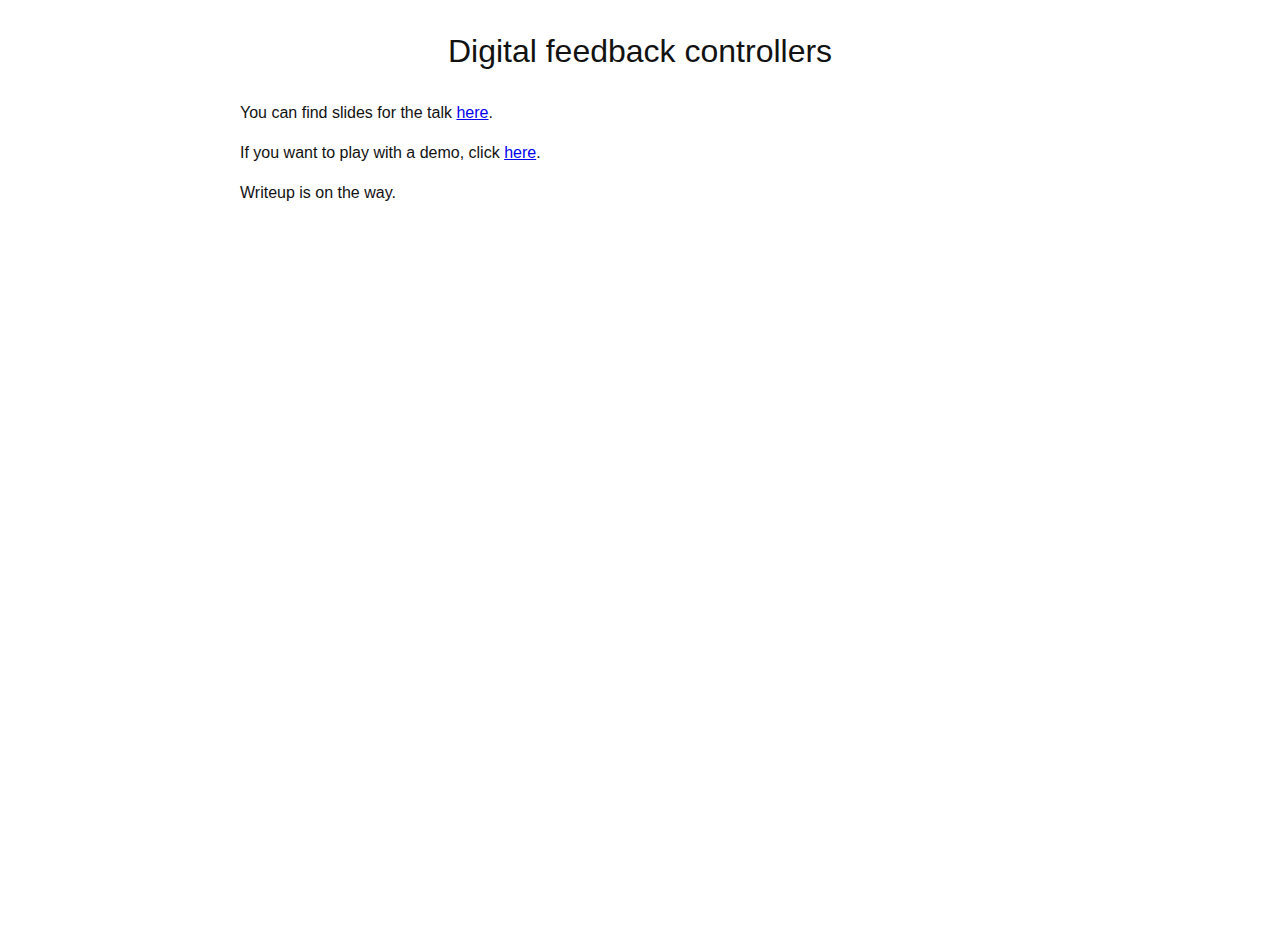
<file: index.html>
<!DOCTYPE html>
<html>
<head>
	<title>PID demo page</title>
	<link rel="stylesheet" href="style.css">

</head>
<body>

<div class="container">
	<h2>Digital feedback controllers</h2>

	<p>
		You can find slides for the talk <a href="talk/">here</a>.
	</p>

	<p>
		If you want to play with a demo, click <a href="demo/">here</a>.
	</p>

	<p>
		Writeup is on the way.
	</p>
</div>


</body>
</html>
</file>
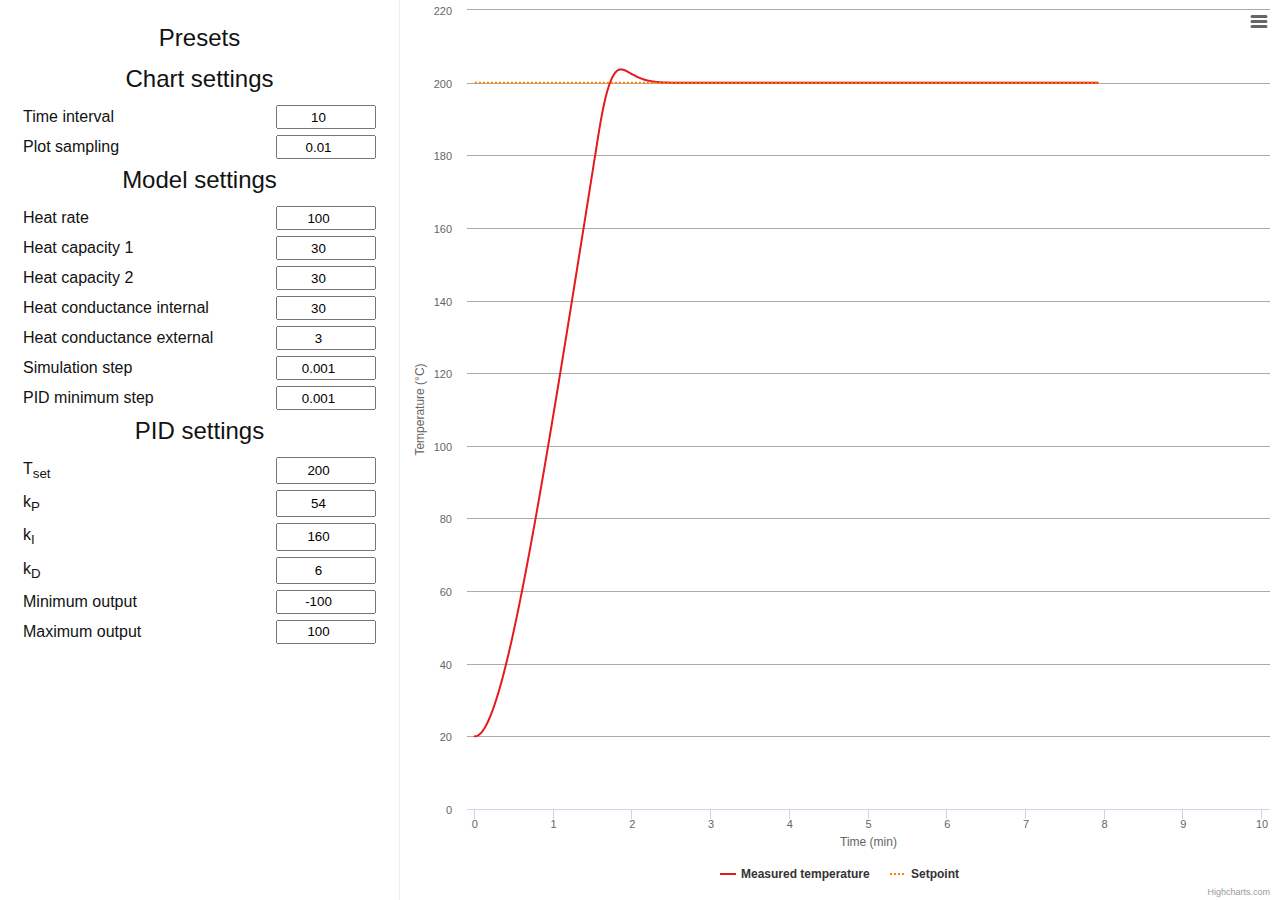
<file: demo/index.html>
<!DOCTYPE html>
<html>
<head>
	<title>PID demo page</title>
	<meta charset="utf-8">
	<link rel="stylesheet" href="style.css">

	<script src="../js/highcharts.js"></script>
	<script src="../js/exporting.js"></script>
	<script src="../js/export-csv.js"></script>
	<script src="../js/pid.js"></script>
	<script src="../js/vue.js"></script>
</head>
<body>
<div id="app">
	<nav>
		<h1>Presets</h1>
		<h1>Chart settings</h1>
		<label for="time">
			<span>Time interval</sub></span>
			<input type="number" id="time" v-model.number="pid.t" @change="change">
		</label>
		<label for="t_sample">
			<span>Plot sampling</span>
			<input type="number" id="t_sample" v-model.number="system.t_sample" @change="change">
		</label>
		<h1>Model settings</h1>
		<label for="q_in">
			<span>Heat rate</span>
			<input type="number" id="q_in" v-model.number="system.q_in" @change="change">
		</label>
		<label for="c_heat">
			<span>Heat capacity 1</span>
			<input type="number" id="c_heat" v-model.number="system.c_heat" @change="change">
		</label>
		<label for="c_det">
			<span>Heat capacity 2</span>
			<input type="number" id="c_det" v-model.number="system.c_det" @change="change">
		</label>
		<label for="kappa_int">
			<span>Heat conductance internal</span>
			<input type="number" id="kappa_int" v-model.number="system.kappa_int" @change="change">
		</label>
		<label for="kappa_ext">
			<span>Heat conductance external</span>
			<input type="number" id="kappa_ext" v-model.number="system.kappa_ext" @change="change">
		</label>
		<label for="dt">
			<span>Simulation step</span>
			<input type="number" id="dt" v-model.number="system.dt" @change="change">
		</label>
		<label for="dt2">
			<span>PID minimum step</span>
			<input type="number" id="dt2" v-model.number="pid.dt" @change="change">
		</label>
		<h1>PID settings</h1>
		<label for="tset">
			<span>T<sub>set</sub></span>
			<input type="number" id="tset" v-model.number="pid.tset" @change="change">
		</label>
		<label for="kp">
			<span>k<sub>P</sub></span>
			<input type="number" id="kp" v-model.number="pid.kp" @change="change">
		</label>
		<label for="ki">
			<span>k<sub>I</sub></span>
			<input type="number" id="ki" v-model.number="pid.ki" @change="change">
		</label>
		<label for="kd">
			<span>k<sub>D</sub></span>
			<input type="number" id="kd" v-model.number="pid.kd" @change="change">
		</label>
		<label for="umin">
			<span>Minimum output</span>
			<input type="number" id="umin" v-model.number="pid.umin" @change="change">
		</label>
		<label for="umax">
			<span>Maximum output</span>
			<input type="number" id="umax" v-model.number="pid.umax" @change="change">
		</label>
	</nav>
	<main id="chart">
	</main>
</div>
<script src="app.js"></script>
</body>
</html>
</file>
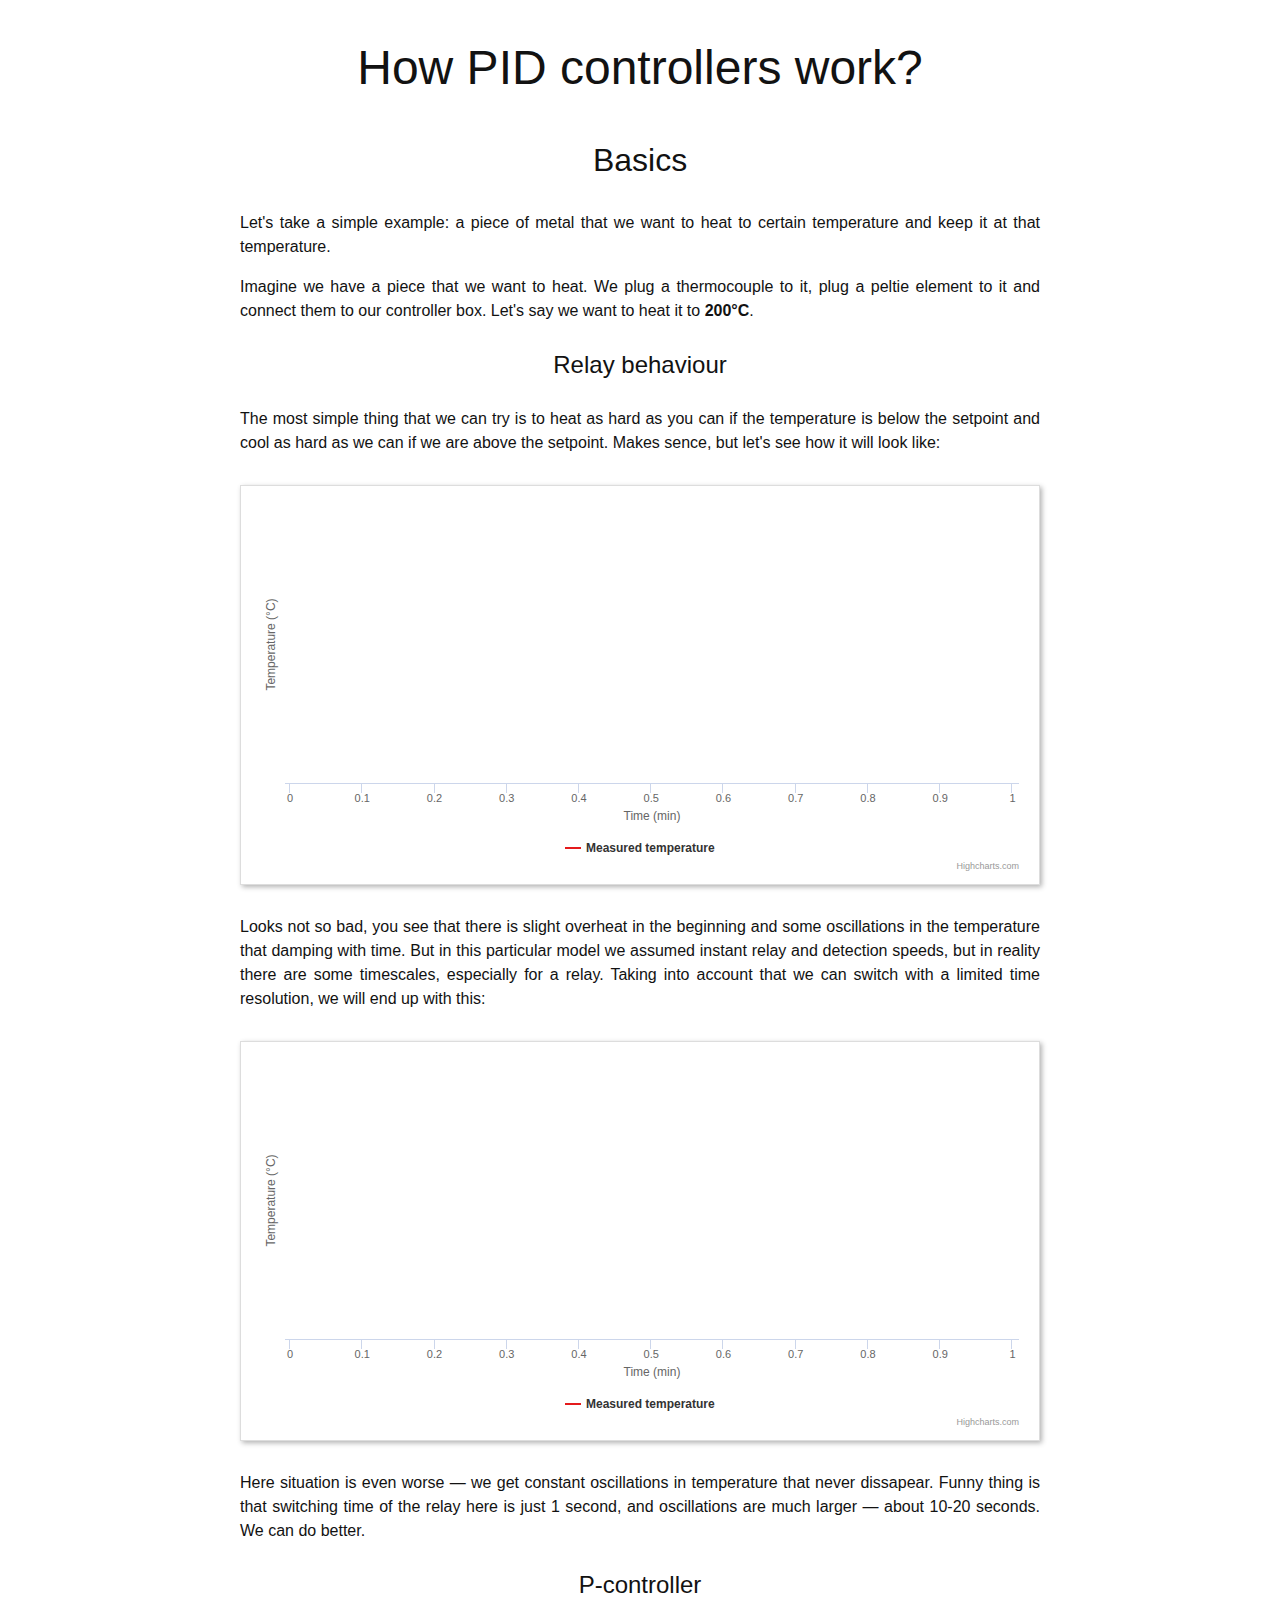
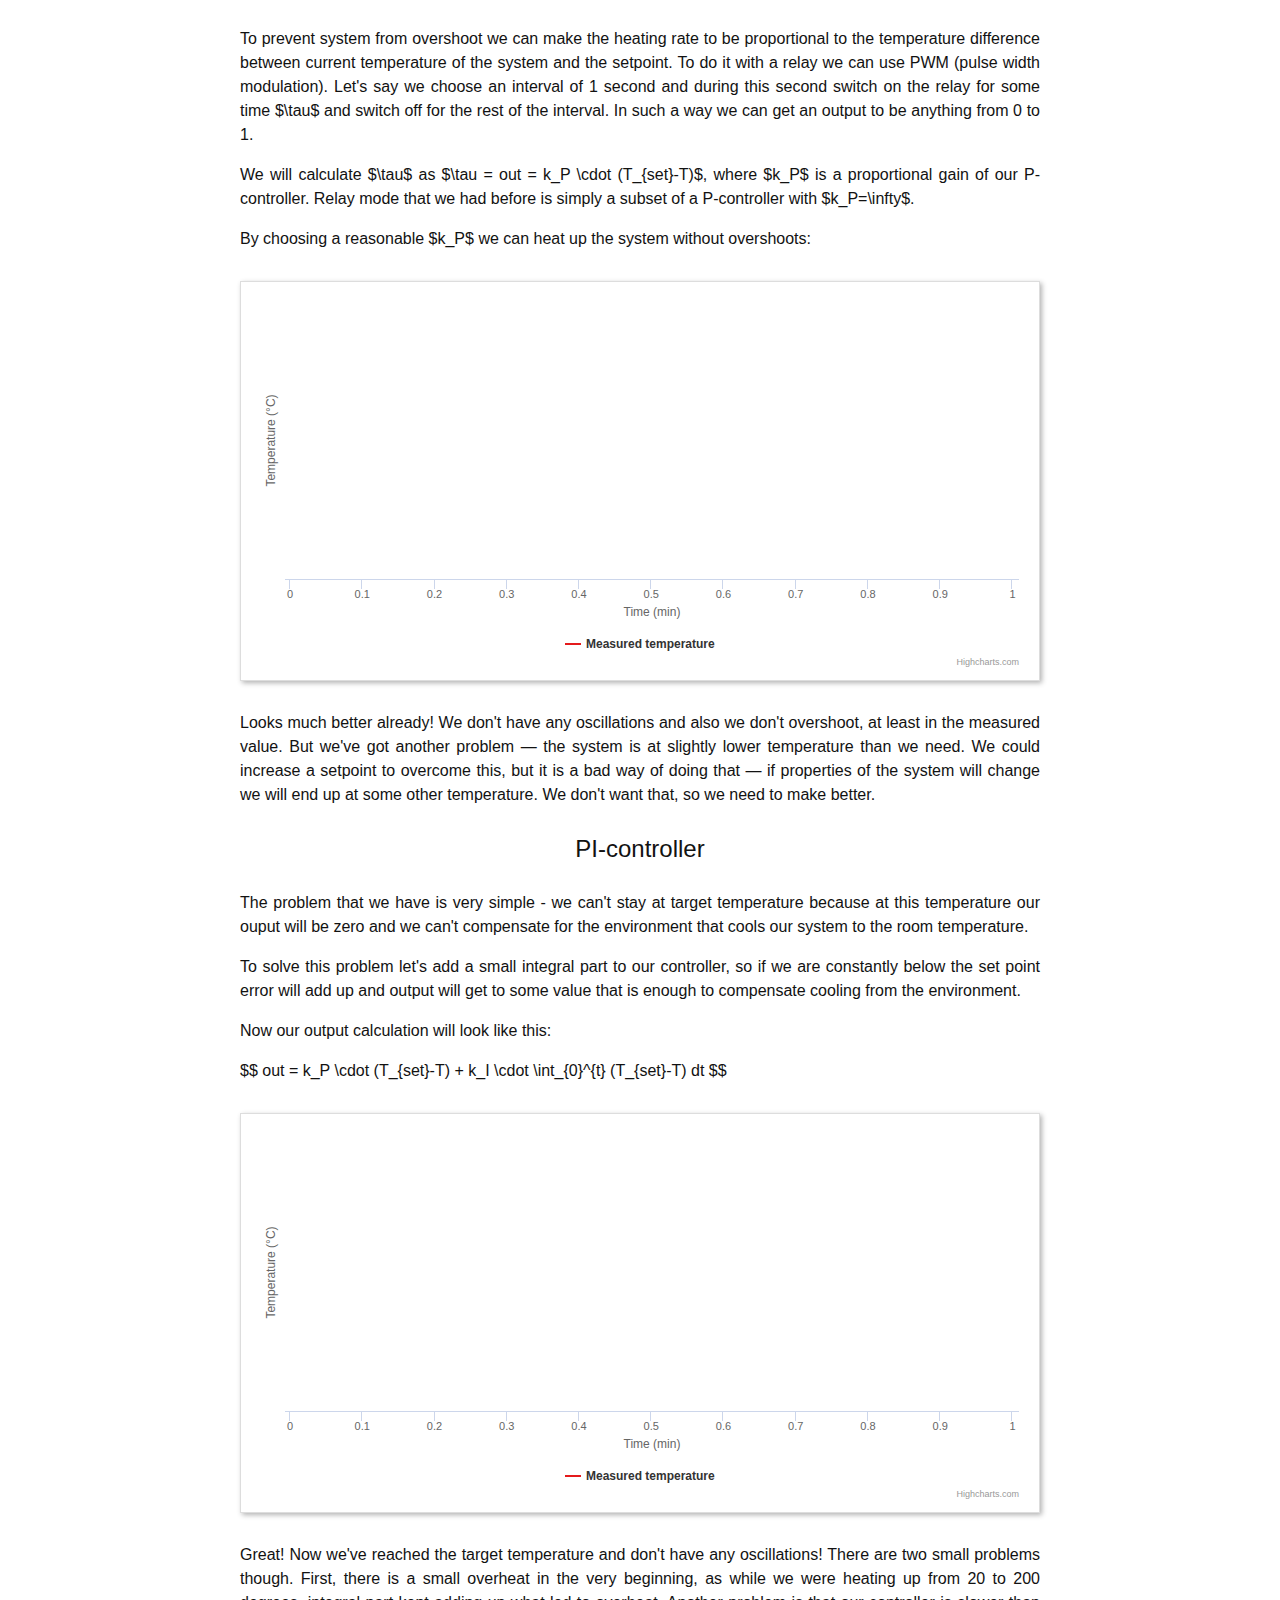
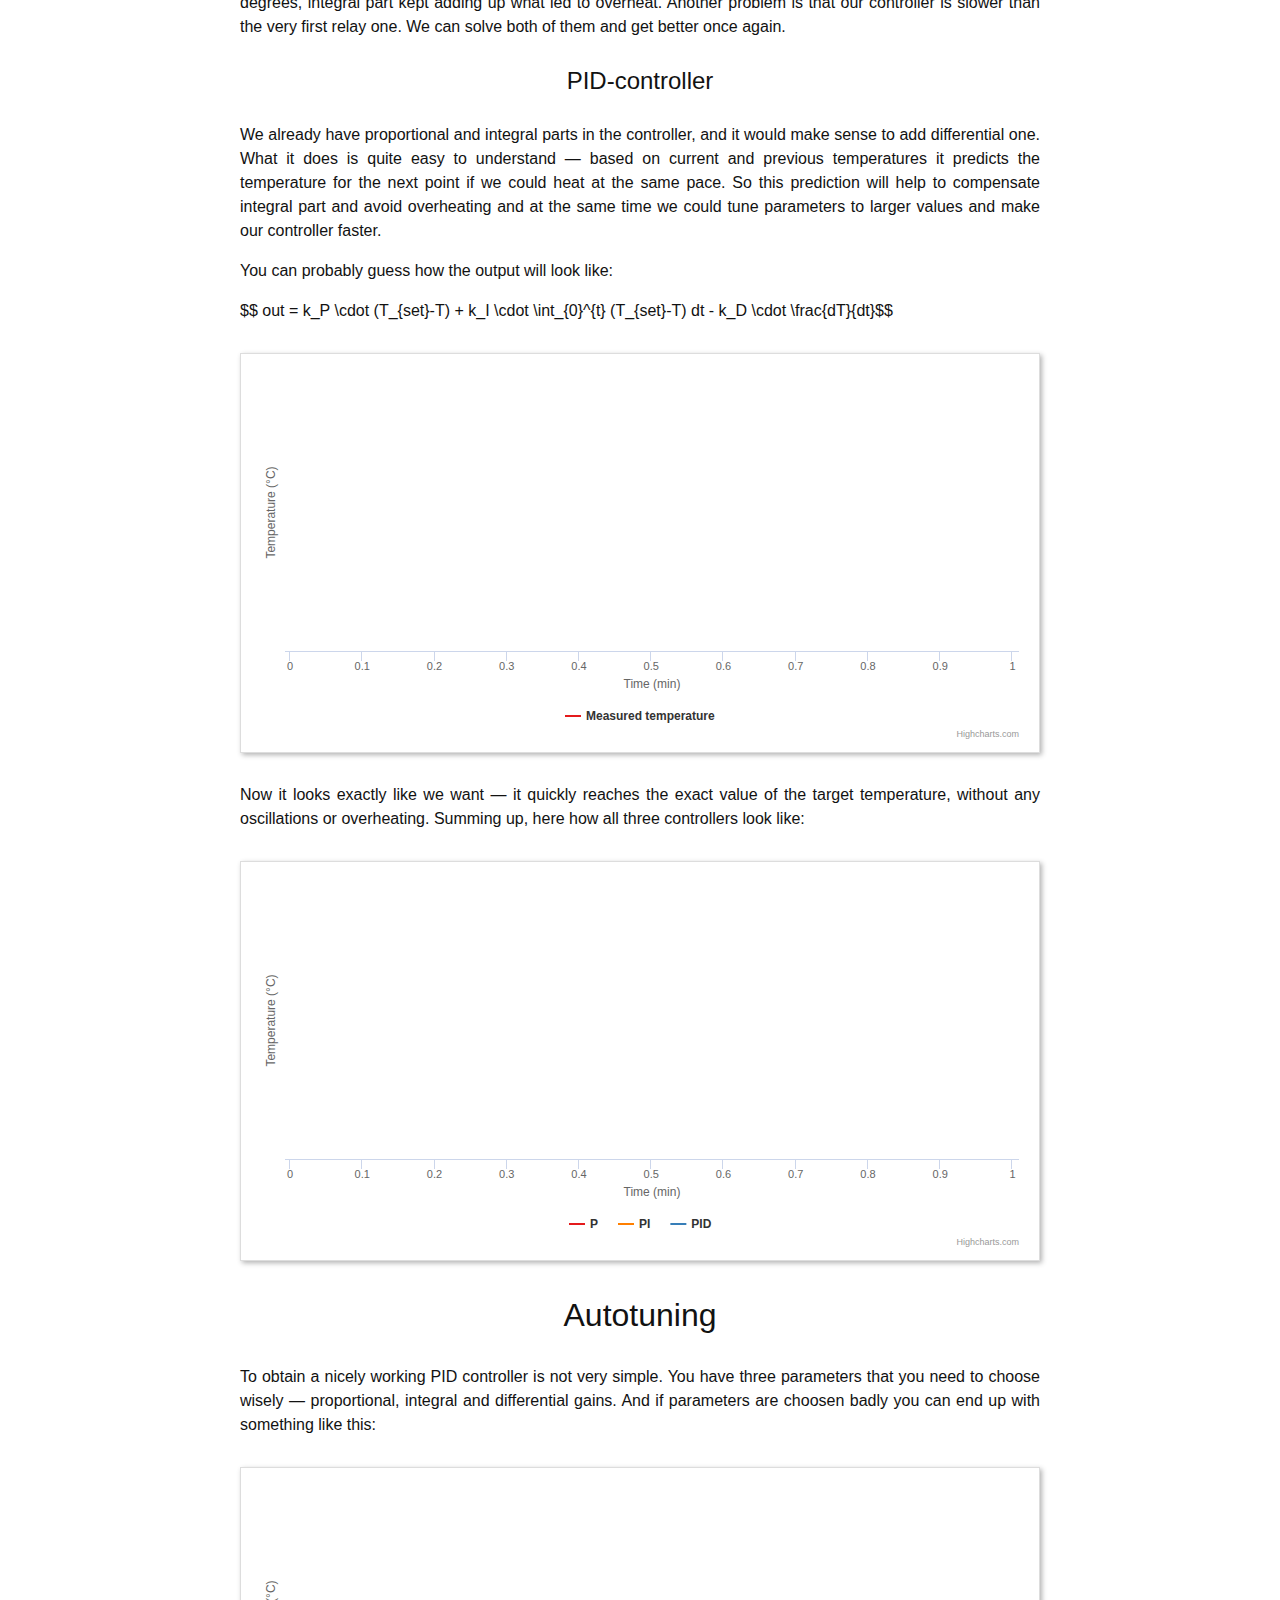
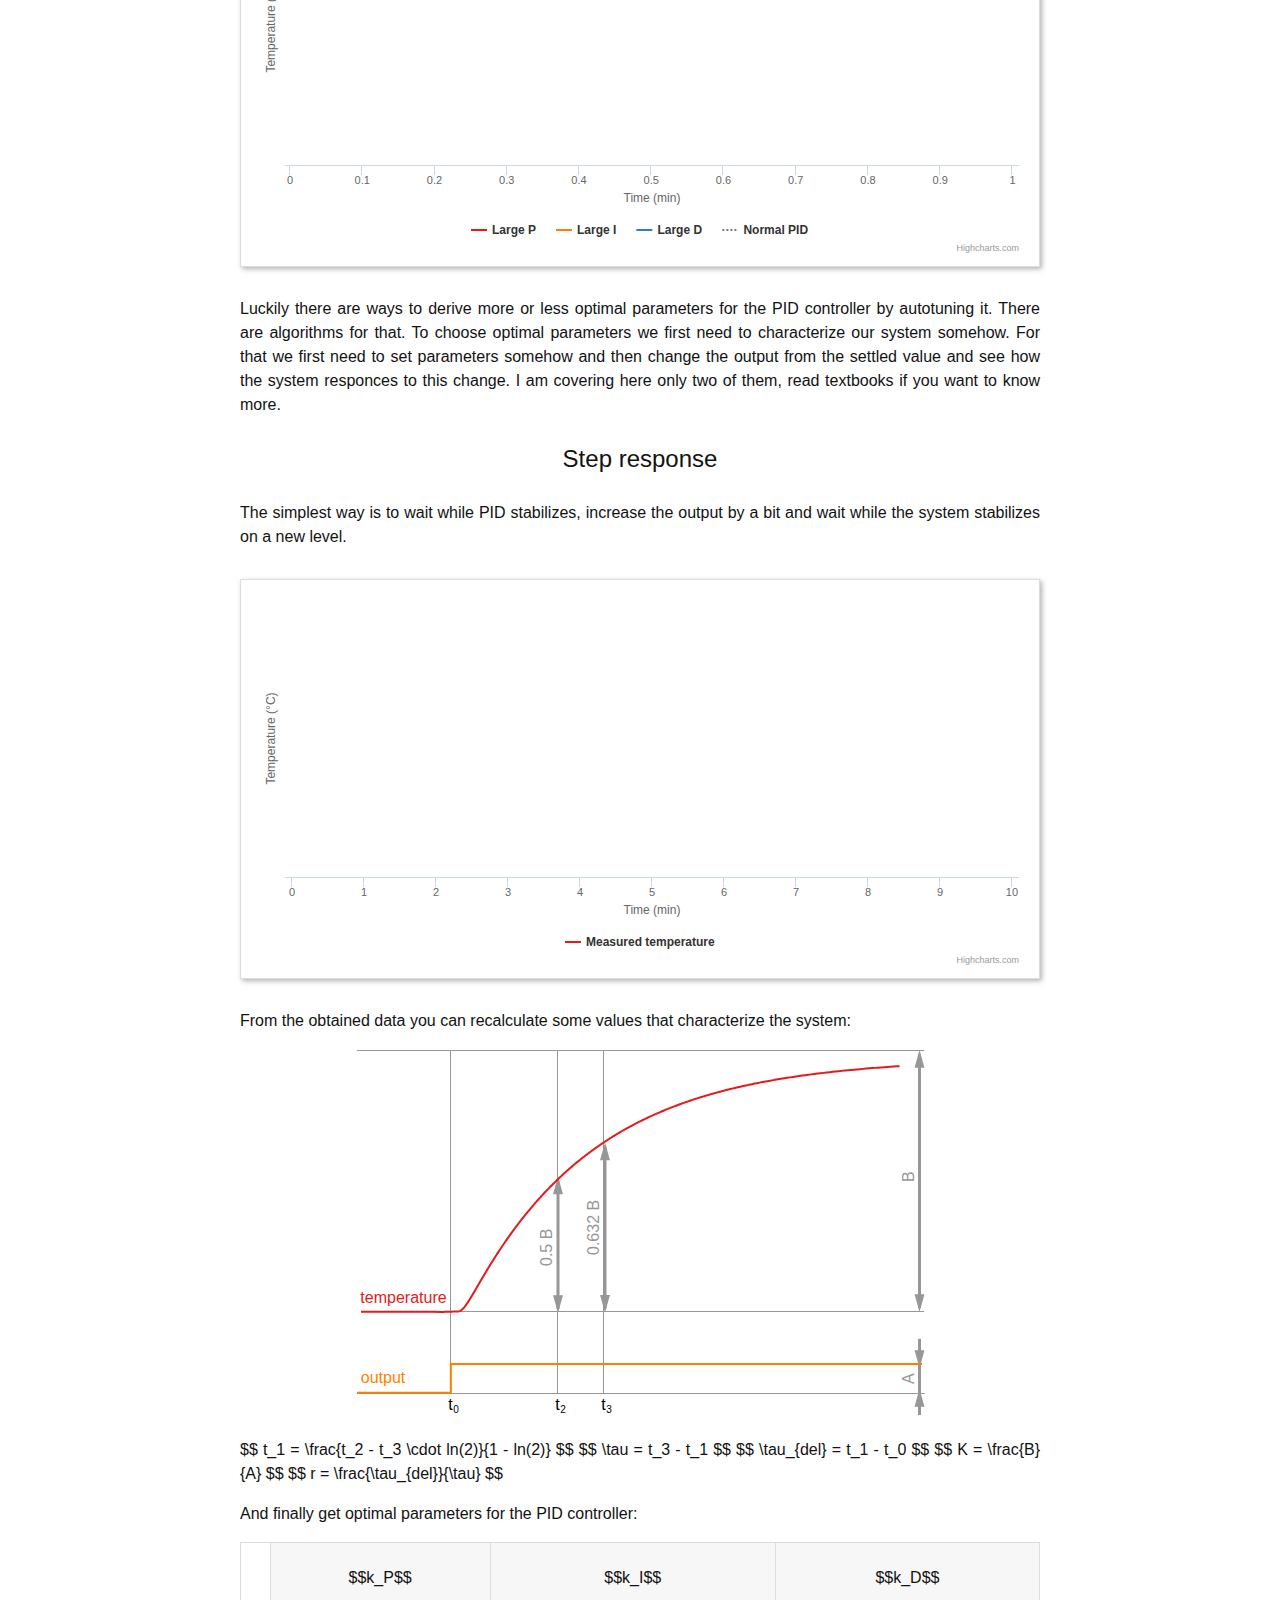
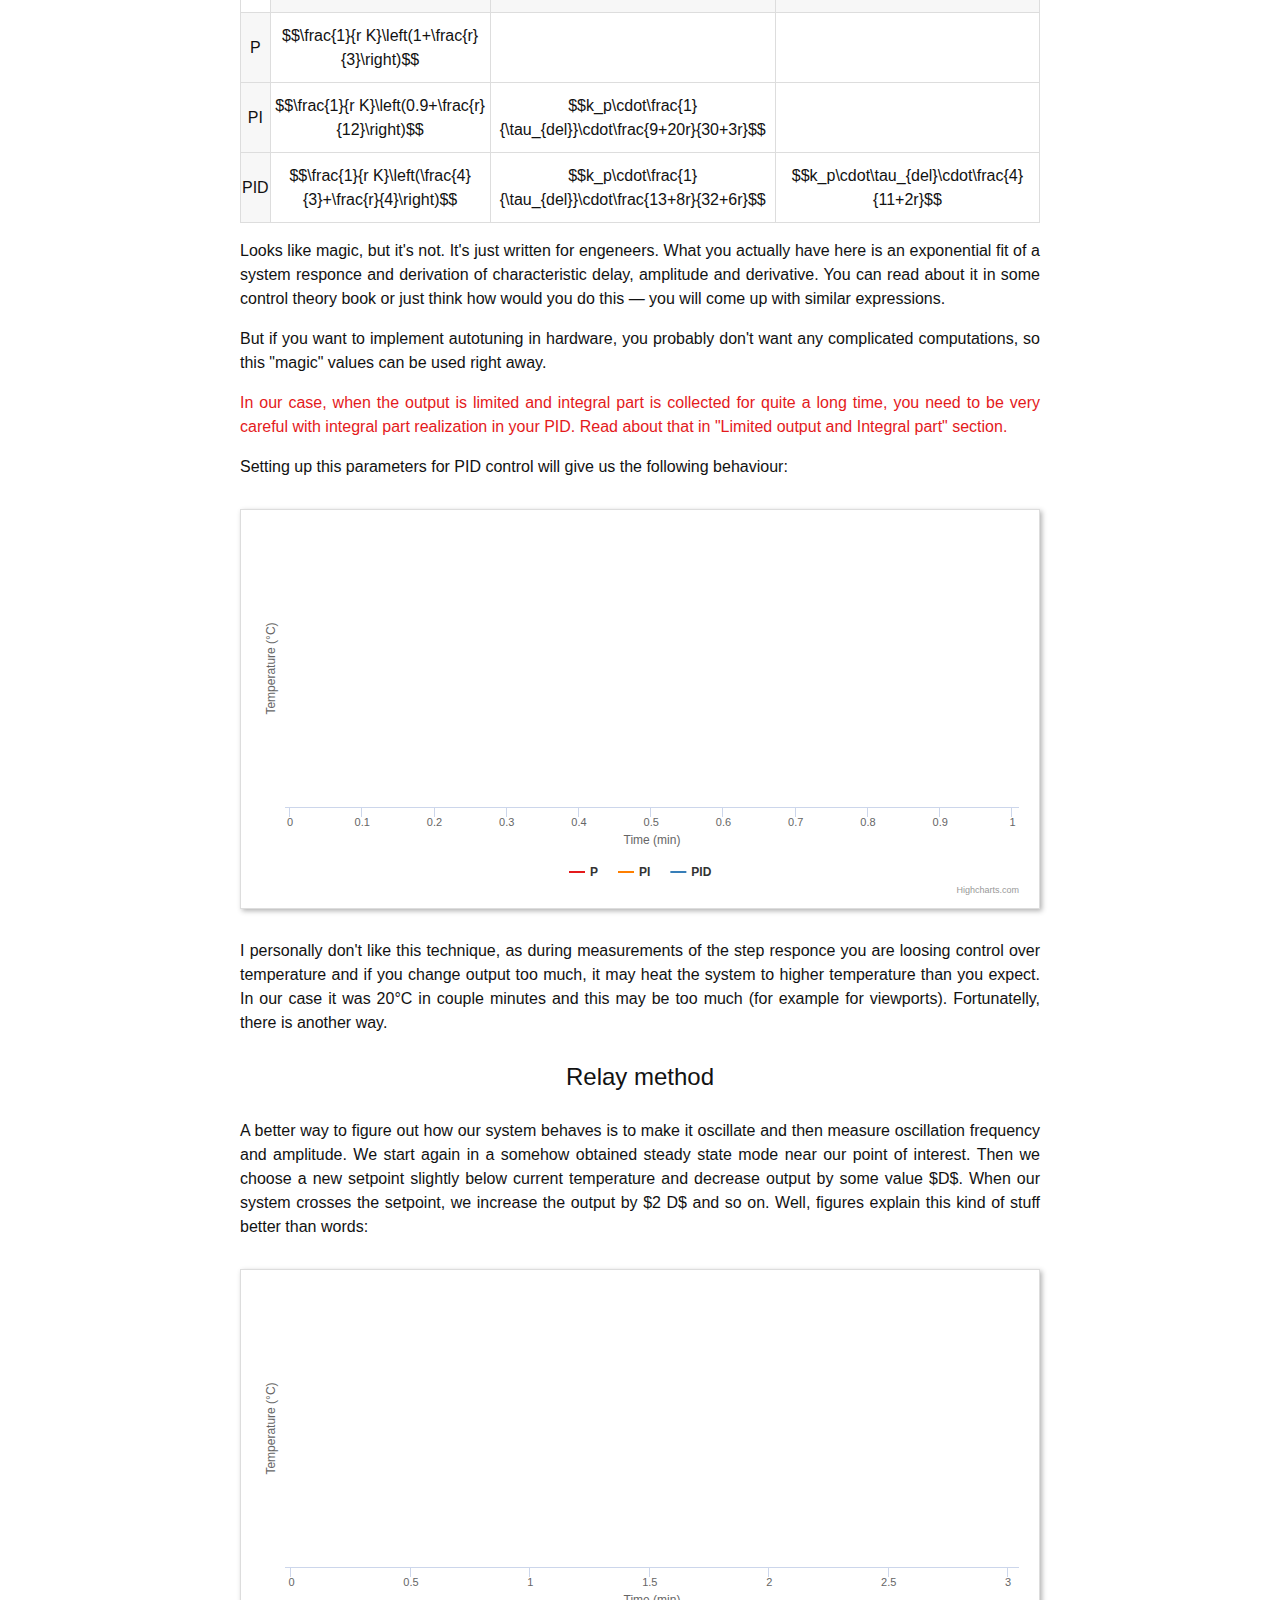
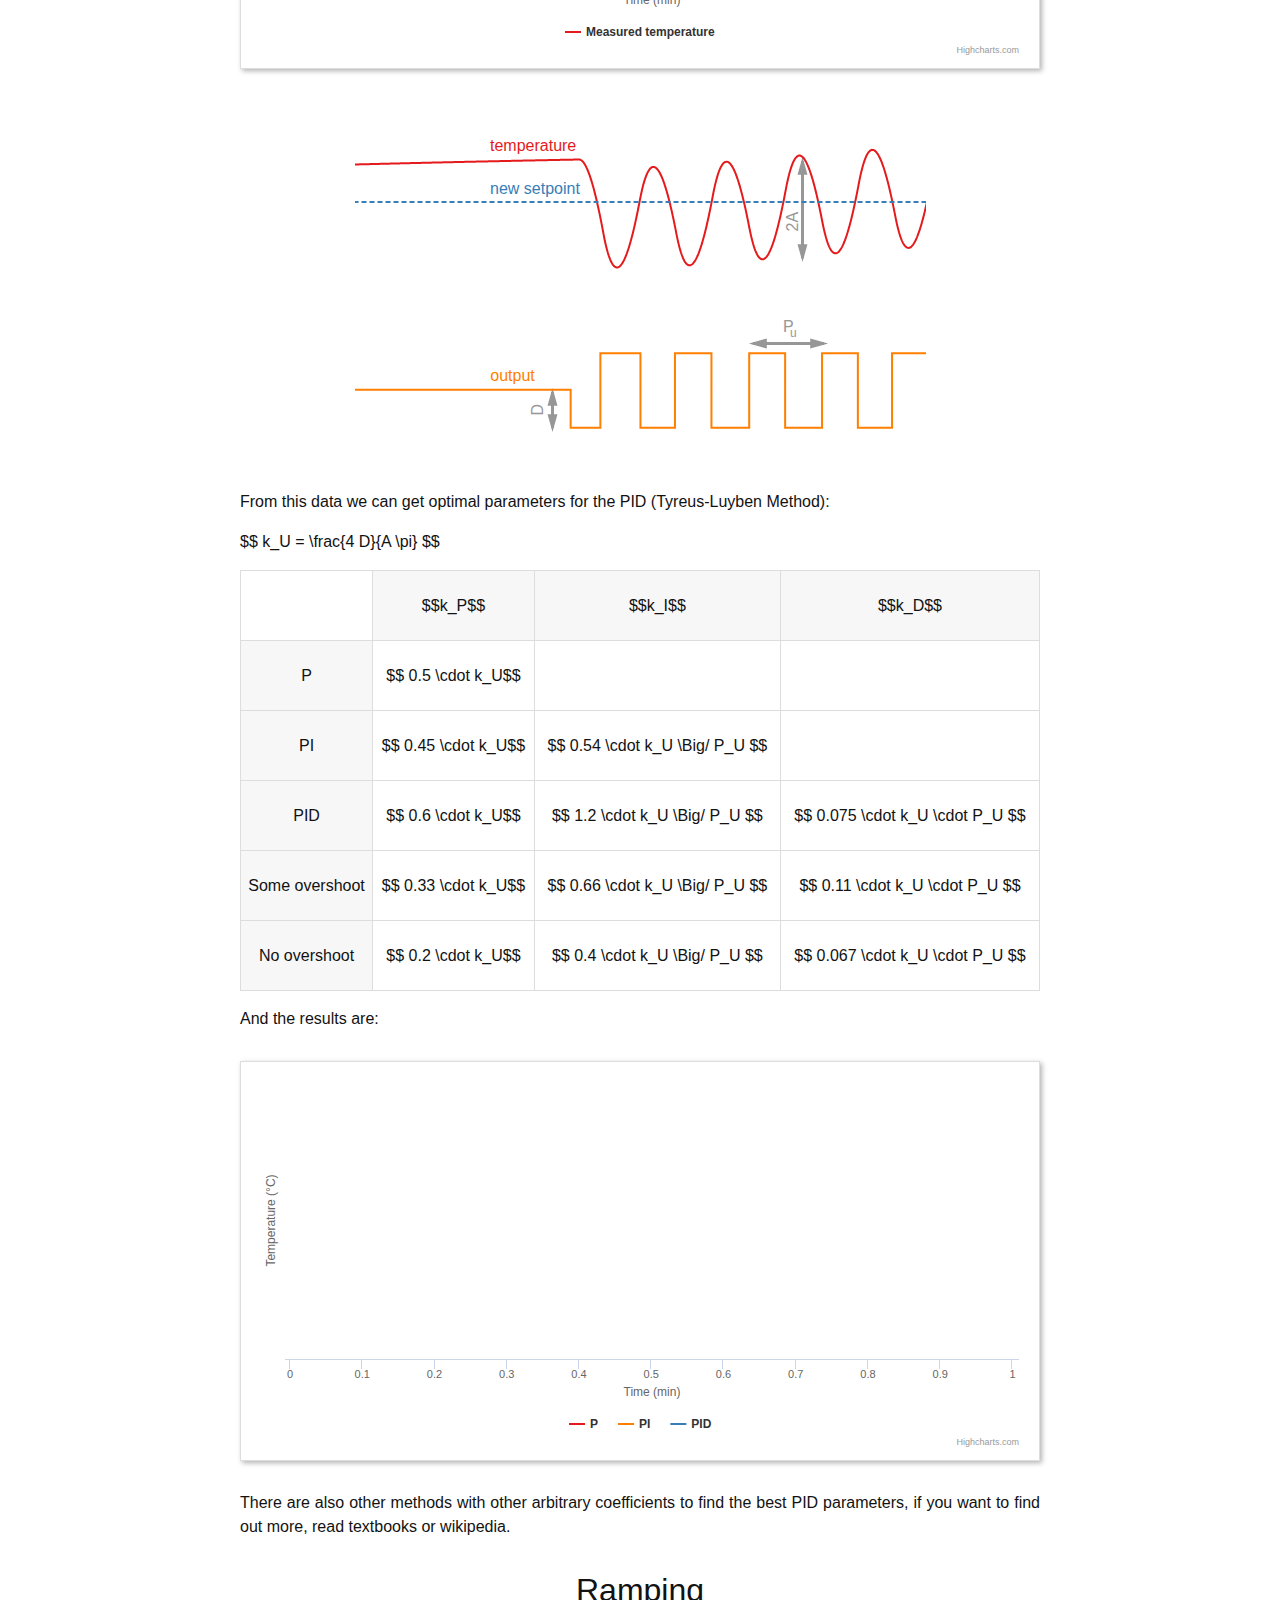
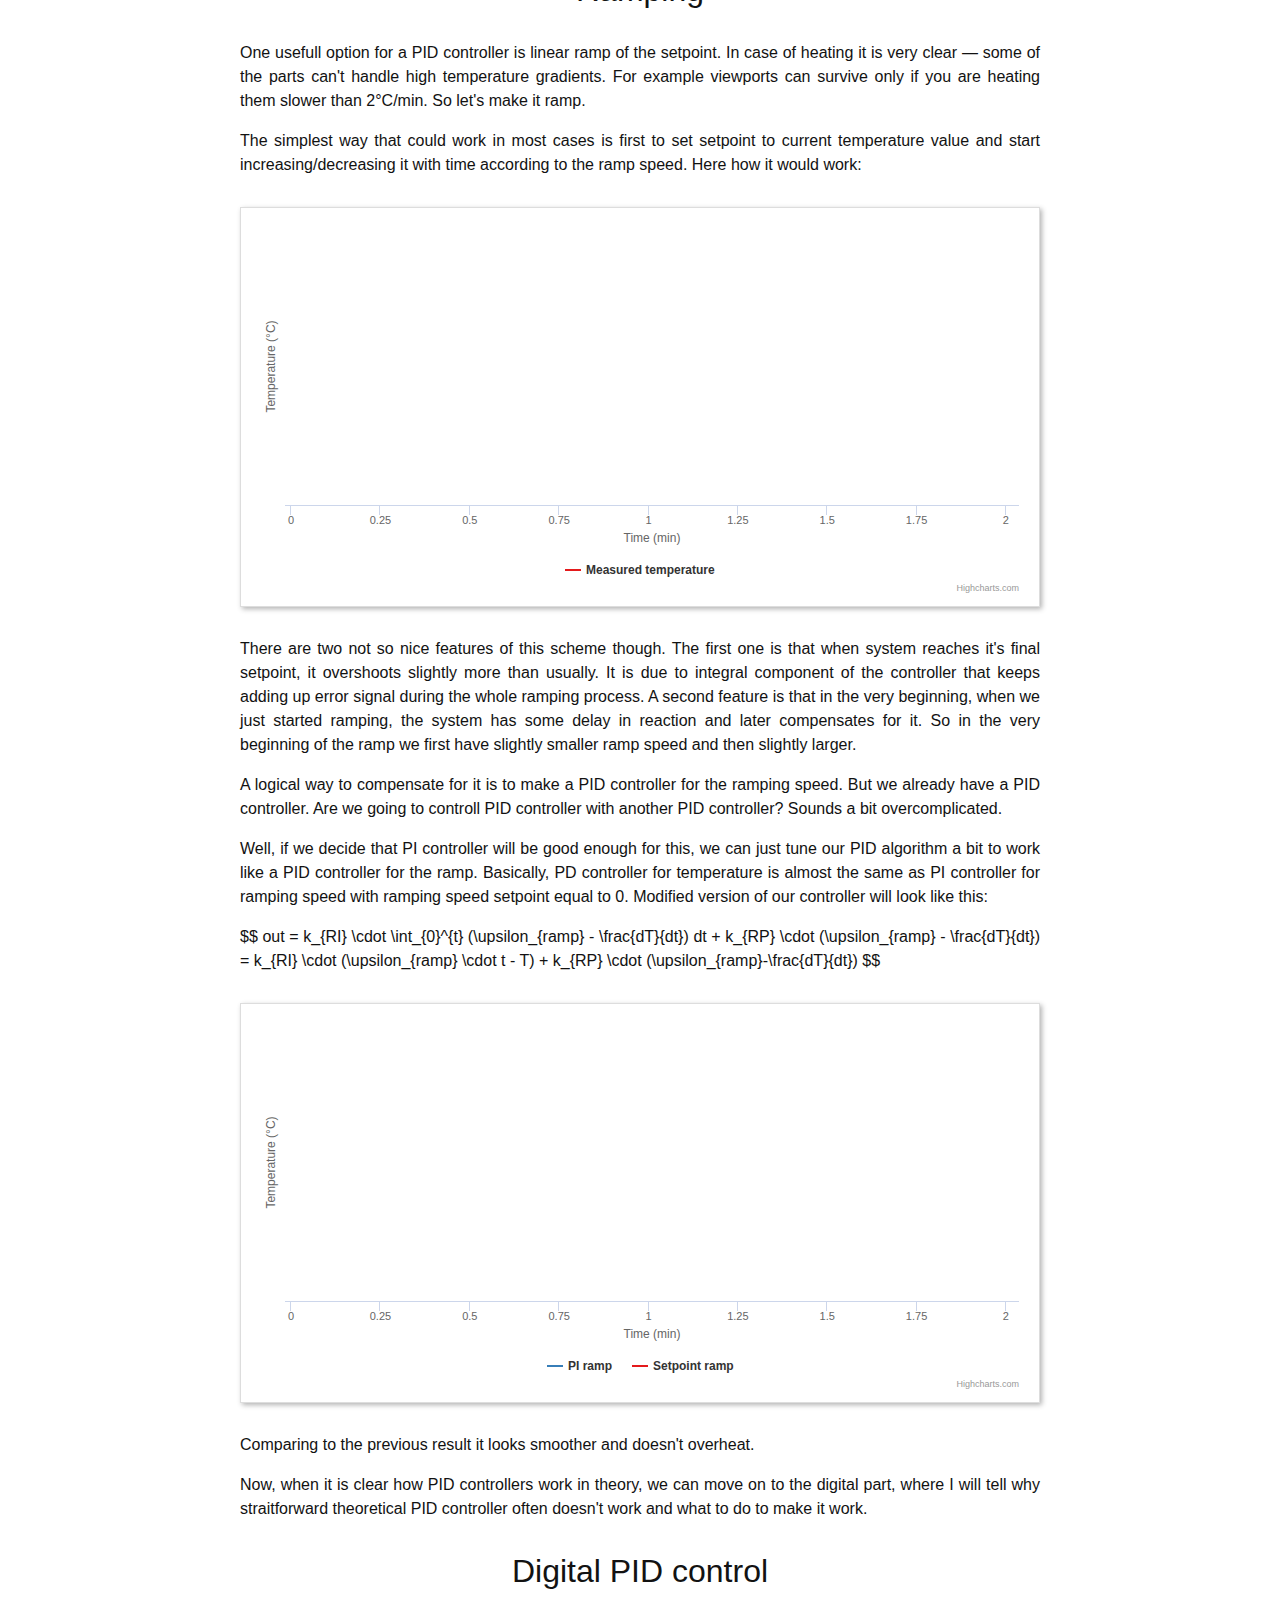
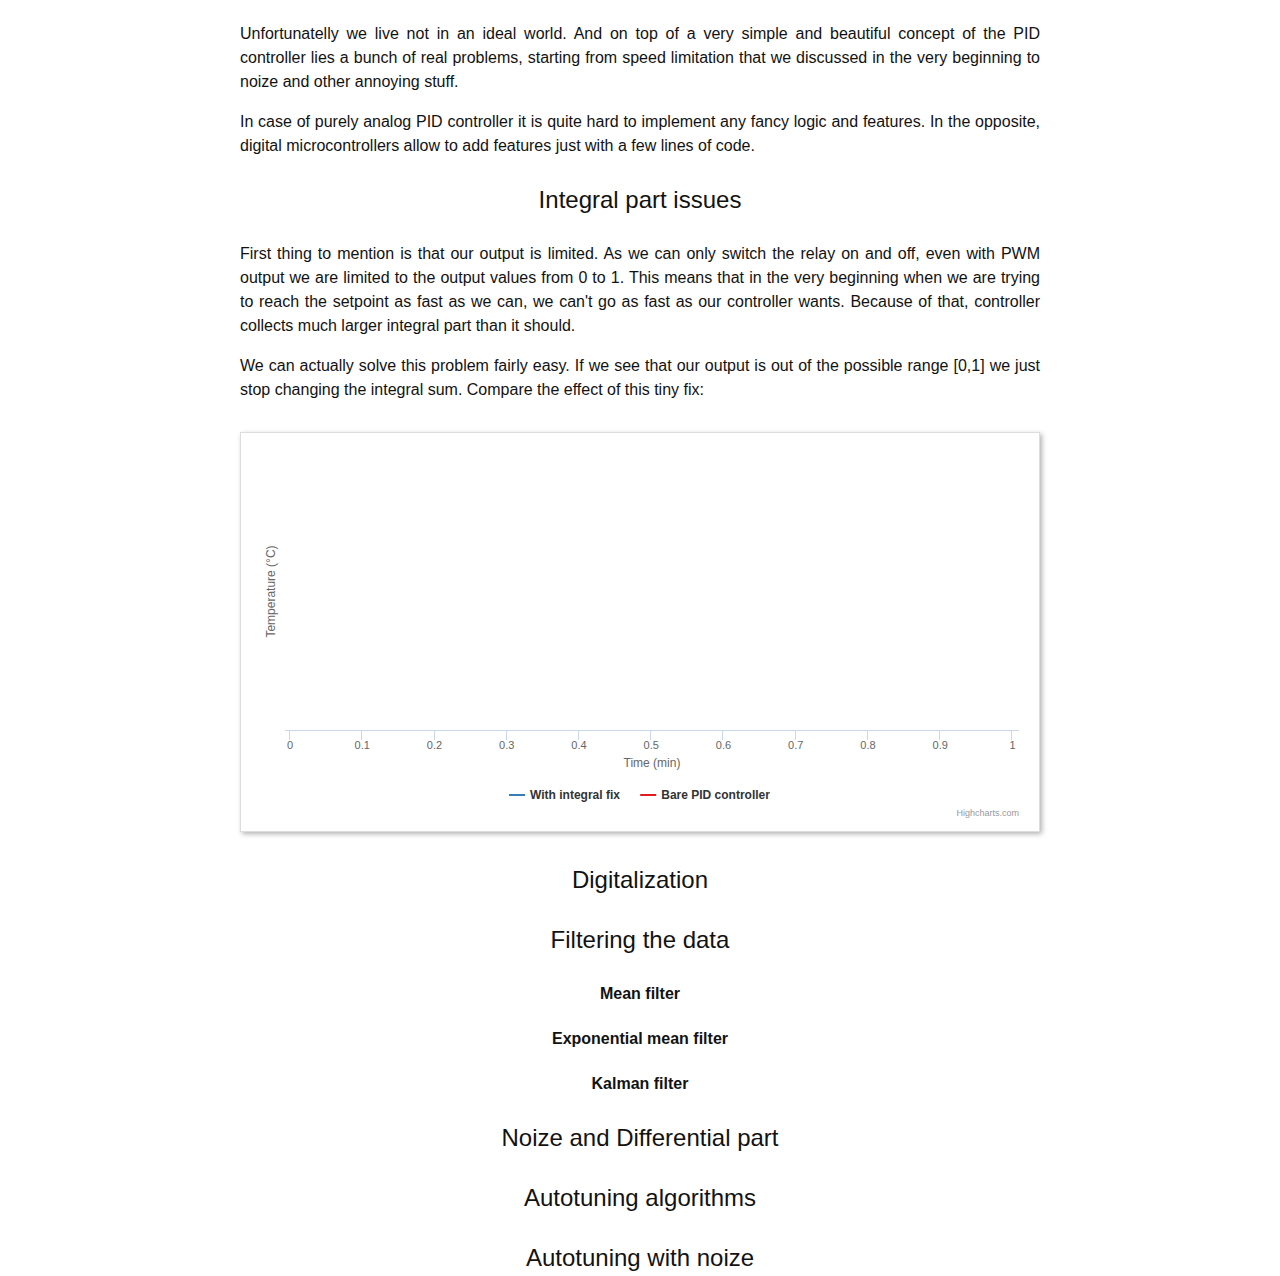
<file: writeup.html>
<!DOCTYPE html>
<html>
<head>
	<title>How PID controllers work?</title>
	<link rel="stylesheet" href="style.css">

	<script src="js/highcharts.js"></script>
	<script src="js/pid.js"></script>

	<script src='https://cdn.mathjax.org/mathjax/latest/MathJax.js?config=TeX-AMS-MML_HTMLorMML'></script>
	<script type="text/x-mathjax-config">
	MathJax.Hub.Config({
	  tex2jax: {inlineMath: [['$','$'], ['\\(','\\)']]}
	});
	</script>

</head>
<body>
<script type="text/javascript">
var common = {
	tset: 200,
	q_in: 10000,
	c_heat: 3,
	c_det: 3,
	t_room: 20,
	kappa_int: 30,
	kappa_ext: 3,
	dt: 0.000001,
	t: 1,
	t_sample: 0.003,
}
var system = {
	q_in: common.q_in, // heat that we get from the heating tape
	c_heat: common.c_heat, // heat capacitance of the heating region
	c_det: common.c_det, // heat capacitance of the detection region
	t_heat: common.t_room, // temperature of the heating region
	t_det: common.t_room, // temperature of the detection region
	kappa_int: common.kappa_int, // heat conductivity within a bulk
	kappa_ext: common.kappa_ext, // heat conductivity to external bath
	t_ext: common.t_room,	// external temperature
	dt: common.dt, // simulating step
	t_sample: common.t_sample, // sampling rate for the data array
}
var system2 = Object.assign({}, system, {
	q_in: 40000,
});

</script>

<div class="container">
	<h1>How PID controllers work?</h1>
	<h2>Basics</h2>
	<p>
		Let's take a simple example: a piece of metal that we want to heat to certain temperature and keep it at that temperature.
	</p>
	<p>
		Imagine we have a piece that we want to heat. We plug a thermocouple to it, plug a peltie element to it and connect them to our controller box. Let's say we want to heat it to <b>200°C</b>.
	</p>
	<h3>Relay behaviour</h3>
	<p>
		The most simple thing that we can try is to heat as hard as you can if the temperature is below the setpoint and cool as hard as we can if we are above the setpoint. Makes sence, but let's see how it will look like:
	</p>
	<div id="relay-pid" class="pid"></div>
	<script type="text/javascript">
		doMagic({
			element: "relay-pid",
			tset: common.tset,
			mode: "relay",
			system: Bulk(system),
			dt: common.dt, // time step
			t: common.t, // detection step
		});
	</script>
	<p>
		Looks not so bad, you see that there is slight overheat in the beginning and some oscillations in the temperature that damping with time. But in this particular model we assumed instant relay and detection speeds, but in reality there are some timescales, especially for a relay. Taking into account that we can switch with a limited time resolution, we will end up with this:
	</p>
	<div id="relay-pid2" class="pid">
	</div>
	<script type="text/javascript">
		doMagic({
			element: "relay-pid2",
			tset: common.tset,
			mode: "relay",
			system: Bulk(system),
			dt: 1/60, // time step
			t: common.t, // detection step
		});
	</script>
	<p>
		Here situation is even worse — we get constant oscillations in temperature that never dissapear. Funny thing is that switching time of the relay here is just 1 second, and oscillations are much larger — about 10-20 seconds. We can do better.
	</p>
	<h3>P-controller</h3>
	<p>
		To prevent system from overshoot we can make the heating rate to be proportional to the temperature difference between current temperature of the system and the setpoint. To do it with a relay we can use PWM (pulse width modulation). Let's say we choose an interval of 1 second and during this second switch on the relay for some time $\tau$ and switch off for the rest of the interval. In such a way we can get an output to be anything from 0 to 1.
	</p>
	<p>
		We will calculate $\tau$ as $\tau = out = k_P \cdot (T_{set}-T)$, where $k_P$ is a proportional gain of our P-controller. Relay mode that we had before is simply a subset of a P-controller with $k_P=\infty$.
	</p>
	<p>
		By choosing a reasonable $k_P$ we can heat up the system without overshoots:
	</p>
	<div id="p-pid" class="pid"></div>
	<script type="text/javascript">
		doMagic({
			element: "p-pid",
			tset: common.tset,
			mode: "pid",
			kp: 7e-3,
			ki: 0,
			kd: 0,
			system: Bulk(system),
			dt: 1/60, // time step
			t: common.t, // detection step
		});
	</script>
	<p>
		Looks much better already! We don't have any oscillations and also we don't overshoot, at least in the measured value. But we've got another problem — the system is at slightly lower temperature than we need. We could increase a setpoint to overcome this, but it is a bad way of doing that — if properties of the system will change we will end up at some other temperature. We don't want that, so we need to make better.
	</p>
	<h3>PI-controller</h3>
	<p>
		The problem that we have is very simple - we can't stay at target temperature because at this temperature our ouput will be zero and we can't compensate for the environment that cools our system to the room temperature.
	</p>
	<p>
		To solve this problem let's add a small integral part to our controller, so if we are constantly below the set point error will add up and output will get to some value that is enough to compensate cooling from the environment.
	</p>
	<p>
		Now our output calculation will look like this:
	</p>
	<p>
		$$ out = k_P \cdot (T_{set}-T) + k_I \cdot \int_{0}^{t} (T_{set}-T) dt $$
	</p>
	<div id="pi-pid" class="pid"></div>
	<script type="text/javascript">
		doMagic({
			element: "pi-pid",
			tset: common.tset,
			mode: "pid",
			kp: 7e-3,
			ki: 7e-3,
			kd: 0,
			system: Bulk(system),
			dt: 1/60, // time step
			t: common.t, // detection step
		});
	</script>
	<p>
		Great! Now we've reached the target temperature and don't have any oscillations! There are two small problems though. First, there is a small overheat in the very beginning, as while we were heating up from 20 to 200 degrees, integral part kept adding up what led to overheat. Another problem is that our controller is slower than the very first relay one. We can solve both of them and get better once again.
	</p>
	<h3>PID-controller</h3>
	<p>
		We already have proportional and integral parts in the controller, and it would make sense to add differential one. What it does is quite easy to understand — based on current and previous temperatures it predicts the temperature for the next point if we could heat at the same pace. So this prediction will help to compensate integral part and avoid overheating and at the same time we could tune parameters to larger values and make our controller faster.
	</p>
	<p>
		You can probably guess how the output will look like:
	</p>
	<p>
		$$ out = k_P \cdot (T_{set}-T) + k_I \cdot \int_{0}^{t} (T_{set}-T) dt - k_D \cdot \frac{dT}{dt}$$
	</p>
	<div id="pid-pid" class="pid"></div>
	<script type="text/javascript">
		doMagic({
			element: "pid-pid",
			tset: common.tset,
			mode: "pid",
			kp: 4e-2,
			ki: 7e-2,
			kd: 1e-3,
			system: Bulk(system),
			dt: 1/60, // time step
			t: common.t, // detection step
		});
	</script>
	<p>
		Now it looks exactly like we want — it quickly reaches the exact value of the target temperature, without any oscillations or overheating. Summing up, here how all three controllers look like:
	</p>
	<div id="all-pid" class="pid"></div>
	<script type="text/javascript">
		doMagic({
			element: "all-pid",
			pids: [
				{
					kp: 7e-3,
					ki: 0,
					kd: 0,
					system: Bulk(system),
					label: "P",
				},
				{
					kp: 7e-3,
					ki: 7e-3,
					kd: 0,
					system: Bulk(system),
					label: "PI",
				},
				{
					kp: 4e-2,
					ki: 7e-2,
					kd: 1e-3,
					system: Bulk(system),
					label: "PID",
				},
			],
			common: {
				tset: common.tset,
				mode: "pid",
				dt: 1/60, // time step
				t: common.t, // detection step
			}
		});
	</script>


	<h2>Autotuning</h2>
	<p>
		To obtain a nicely working PID controller is not very simple. You have three parameters that you need to choose wisely — proportional, integral and differential gains. And if parameters are choosen badly you can end up with something like this:
	</p>
	<div id="large-pid" class="pid"></div>
	<script type="text/javascript">
		doMagic({
			element: "large-pid",
			pids: [
				{
					kp: 4e-1,
					ki: 7e-2,
					kd: 1e-3,
					system: Bulk(system),
					label: "Large P",
				},
				{
					kp: 4e-2,
					ki: 1,
					kd: 1e-3,
					system: Bulk(system),
					label: "Large I",
				},
				{
					kp: 4e-2,
					ki: 7e-2,
					kd: 1e-2,
					system: Bulk(system),
					label: "Large D",
				},
				{
					kp: 4e-2,
					ki: 7e-2,
					kd: 1e-3,
					system: Bulk(system),
					label: "Normal PID",
					chart: {
						dashStyle: 'shortdot',
						color: "#777",
					}
				},
			],
			common: {
				tset: common.tset,
				mode: "pid",
				dt: 1/60, // time step
				t: common.t, // detection step
			}
		});
	</script>
	<p>
		Luckily there are ways to derive more or less optimal parameters for the PID controller by autotuning it. There are algorithms for that. To choose optimal parameters we first need to characterize our system somehow. For that we first need to set parameters somehow and then change the output from the settled value and see how the system responces to this change. I am covering here only two of them, read textbooks if you want to know more.
	</p>
	<h3>Step response</h3>
	<p>
		The simplest way is to wait while PID stabilizes, increase the output by a bit and wait while the system stabilizes on a new level.
	</p>
	<div id="step-tune-pid" class="pid"></div>
	<script type="text/javascript">
		doMagic({
			element: "step-tune-pid",
			mode: "step",
			tset: 200,
			dout: 0.1,
			// out_i: 0.27,
			// out_f: 0.3,
			t_trans: common.t/4,
			system: Bulk({
				q_in: common.q_in, // heat that we get from the heating tape
				c_heat: common.c_heat, // heat capacitance of the heating region
				c_det: common.c_det, // heat capacitance of the detection region
				t_heat: 208, // temperature of the heating region
				t_det: 191, // temperature of the detection region
				kappa_int: common.kappa_int, // heat conductivity within a bulk
				kappa_ext: common.kappa_ext, // heat conductivity to external bath
				t_ext: common.t_room,	// external temperature
				dt: common.dt, // simulating step
				t_sample: common.t_sample, // sampling rate for the data array
			}),
			dt: 1/60, // time step
			t: 10 * common.t, // detection step
		});
	</script>
	<p>
		From the obtained data you can recalculate some values that characterize the system:
	</p>
	<figure>
		<img src="img/step.svg"/>
	</figure>
	<p>
		$$ t_1 = \frac{t_2 - t_3 \cdot ln(2)}{1 - ln(2)} $$
		$$ \tau = t_3 - t_1 $$
		$$ \tau_{del} = t_1 - t_0 $$
		$$ K = \frac{B}{A} $$
		$$ r = \frac{\tau_{del}}{\tau} $$
	</p>
	<p>
		And finally get optimal parameters for the PID controller:
	</p>

	<table>
		<tr>
			<td></td>
			<td class="gray">$$k_P$$</td>
			<td class="gray">$$k_I$$</td>
			<td class="gray">$$k_D$$</td>
		</tr>
		<tr>
			<td class="gray">P</td>
			<td>$$\frac{1}{r K}\left(1+\frac{r}{3}\right)$$</td>
			<td></td>
			<td></td>
		</tr>
		<tr>
			<td class="gray">PI</td>
			<td>$$\frac{1}{r K}\left(0.9+\frac{r}{12}\right)$$</td>
			<td>$$k_p\cdot\frac{1}{\tau_{del}}\cdot\frac{9+20r}{30+3r}$$</td>
			<td></td>
		</tr>
		<tr>
			<td class="gray">PID</td>
			<td>$$\frac{1}{r K}\left(\frac{4}{3}+\frac{r}{4}\right)$$</td>
			<td>$$k_p\cdot\frac{1}{\tau_{del}}\cdot\frac{13+8r}{32+6r}$$</td>
			<td>$$k_p\cdot\tau_{del}\cdot\frac{4}{11+2r}$$</td>
		</tr>
	</table>
	<p>
		Looks like magic, but it's not. It's just written for engeneers. What you actually have here is an exponential fit of a system responce and derivation of characteristic delay, amplitude and derivative. You can read about it in some control theory book or just think how would you do this — you will come up with similar expressions.
	</p>
	<p>
		But if you want to implement autotuning in hardware, you probably don't want any complicated computations, so this "magic" values can be used right away.
	</p>
	<p class="important">
		In our case, when the output is limited and integral part is collected for quite a long time, you need to be very careful with integral part realization in your PID. Read about that in "Limited output and Integral part" section.
	</p>
	<p>
		Setting up this parameters for PID control will give us the following behaviour:
	</p>
	<div id="step-pid" class="pid"></div>
	<script type="text/javascript">
		doMagic({
			element: "step-pid",
			pids: [
				{
					kp: 0.009,
					ki: 0,
					kd: 0,
					system: Bulk(system),
					label: "P",
				},
				{
					kp: 0.008,
					ki: 0.04,
					kd: 0,
					system: Bulk(system),
					label: "PI",
				},
				{
					kp: 0.012,
					ki: 0.073,
					kd: 0.0003,
					system: Bulk(system),
					label: "PID",
				},
			],
			common: {
				tset: common.tset,
				mode: "pid",
				dt: 1/60, // time step
				t: common.t, // detection step
			}
		});
	</script>
	<p>
		I personally don't like this technique, as during measurements of the step responce you are loosing control over temperature and if you change output too much, it may heat the system to higher temperature than you expect. In our case it was 20°C in couple minutes and this may be too much (for example for viewports). Fortunatelly, there is another way.
	</p>
	<h3>Relay method</h3>
	<p>
		A better way to figure out how our system behaves is to make it oscillate and then measure oscillation frequency and amplitude. We start again in a somehow obtained steady state mode near our point of interest. Then we choose a new setpoint slightly below current temperature and decrease output by some value $D$. When our system crosses the setpoint, we increase the output by $2 D$ and so on. Well, figures explain this kind of stuff better than words:
	</p>
	<div id="autotune-tune-pid" class="pid"></div>
	<script type="text/javascript">
		doMagic({
			element: "autotune-tune-pid",
			mode: "autotune",
			d: 0.1,
			t_trans: common.t/4,
			tset: 200,
			dtset: 2,
			system: Bulk({
				q_in: common.q_in, // heat that we get from the heating tape
				c_heat: common.c_heat, // heat capacitance of the heating region
				c_det: common.c_det, // heat capacitance of the detection region
				t_heat: 208, // temperature of the heating region
				t_det: 191, // temperature of the detection region
				kappa_int: common.kappa_int, // heat conductivity within a bulk
				kappa_ext: common.kappa_ext, // heat conductivity to external bath
				t_ext: common.t_room,	// external temperature
				dt: common.dt, // simulating step
				t_sample: common.t_sample, // sampling rate for the data array
			}),
			dt: 1/60, // time step
			t: 3*common.t, // detection step
		});
	</script>
	<figure>
		<img src="img/autotune.svg"/>
	</figure>
	<p>
		From this data we can get optimal parameters for the PID (Tyreus-Luyben Method):
	</p>
	<p>
		$$ k_U = \frac{4 D}{A \pi} $$
	</p>
	<table>
		<tr>
			<td></td>
			<td class="gray">$$k_P$$</td>
			<td class="gray">$$k_I$$</td>
			<td class="gray">$$k_D$$</td>
		</tr>
		<tr>
			<td class="gray">P</td>
			<td>$$ 0.5 \cdot k_U$$</td>
			<td></td>
			<td></td>
		</tr>
		<tr>
			<td class="gray">PI</td>
			<td>$$ 0.45 \cdot k_U$$</td>
			<td>$$ 0.54 \cdot k_U \Big/ P_U $$</td>
			<td></td>
		</tr>
		<tr>
			<td class="gray">PID</td>
			<td>$$ 0.6 \cdot k_U$$</td>
			<td>$$ 1.2 \cdot k_U \Big/ P_U $$</td>
			<td>$$ 0.075 \cdot k_U \cdot P_U $$</td>
		</tr>
		<tr>
			<td class="gray">Some overshoot</td>
			<td>$$ 0.33 \cdot k_U$$</td>
			<td>$$ 0.66 \cdot k_U \Big/ P_U $$</td>
			<td>$$ 0.11 \cdot k_U \cdot P_U $$</td>
		</tr>
		<tr>
			<td class="gray">No overshoot</td>
			<td>$$ 0.2 \cdot k_U$$</td>
			<td>$$ 0.4 \cdot k_U \Big/ P_U $$</td>
			<td>$$ 0.067 \cdot k_U \cdot P_U $$</td>
		</tr>
	</table>
	<p>
		And the results are:
	</p>
	<div id="autotune-pid" class="pid"></div>
	<script type="text/javascript">
		var ku = 0.17;
		var pu = 0.1;
		doMagic({
			element: "autotune-pid",
			pids: [
				{
					kp: ku*0.4,
					ki: 0,
					kd: 0,
					system: Bulk(system),
					label: "P",
				},
				{
					kp: 0.3*ku,
					ki: 0.14*ku/pu,
					kd: 0,
					system: Bulk(system),
					label: "PI",
				},
				{
					kp: 0.45*ku,
					ki: 0.2*ku/pu,
					kd: 0.07*ku*pu,
					system: Bulk(system),
					label: "PID",
				},
			],
			common: {
				tset: common.tset,
				mode: "pid",
				dt: 1/60, // time step
				t: common.t, // detection step
			}
		});
	</script>
	<p>
		There are also other methods with other arbitrary coefficients to find the best PID parameters, if you want to find out more, read textbooks or wikipedia.
	</p>

	<h2>Ramping</h2>
	<p>
		One usefull option for a PID controller is linear ramp of the setpoint. In case of heating it is very clear — some of the parts can't handle high temperature gradients. For example viewports can survive only if you are heating them slower than 2°C/min. So let's make it ramp.
	</p>
	<p>
		The simplest way that could work in most cases is first to set setpoint to current temperature value and start increasing/decreasing it with time according to the ramp speed. Here how it would work:
	</p>
	<div id="ramp-setpoint-pid" class="pid"></div>
	<script type="text/javascript">
		doMagic({
			element: "ramp-setpoint-pid",
			tset: common.tset,
			mode: "pid",
			kp: 0.45*ku,
			ki: 0.2*ku/pu,
			kd: 0.07*ku*pu,
			ramp_speed: 150,
			ramp_mode: "setpoint",
			system: Bulk(system),
			dt: 1/60, // time step
			t: 2*common.t, // detection step
		});
	</script>
	<p>
		There are two not so nice features of this scheme though. The first one is that when system reaches it's final setpoint, it overshoots slightly more than usually. It is due to integral component of the controller that keeps adding up error signal during the whole ramping process. A second feature is that in the very beginning, when we just started ramping, the system has some delay in reaction and later compensates for it. So in the very beginning of the ramp we first have slightly smaller ramp speed and then slightly larger.
	</p>
	<p>
		A logical way to compensate for it is to make a PID controller for the ramping speed. But we already have a PID controller. Are we going to controll PID controller with another PID controller? Sounds a bit overcomplicated.
	</p>
	<p>
		Well, if we decide that PI controller will be good enough for this, we can just tune our PID algorithm a bit to work like a PID controller for the ramp. Basically, PD controller for temperature is almost the same as PI controller for ramping speed with ramping speed setpoint equal to 0. Modified version of our controller will look like this:
	</p>
	<p>
		$$ out = k_{RI} \cdot \int_{0}^{t} (\upsilon_{ramp} - \frac{dT}{dt}) dt + k_{RP} \cdot (\upsilon_{ramp} - \frac{dT}{dt}) = k_{RI} \cdot (\upsilon_{ramp} \cdot t - T) + k_{RP} \cdot (\upsilon_{ramp}-\frac{dT}{dt})
		$$
	</p>
	<div id="smart-ramp-pid" class="pid"></div>
	<script type="text/javascript">
		var ku = 0.17;
		var pu = 0.1;
		doMagic({
			element: "smart-ramp-pid",
			pids: [
				{
					ramp_mode: "pi",
					label: "PI ramp",
					system: Bulk(system),
					chart: {
						color: colors.blue,
					}
				},
				{
					ramp_mode: "setpoint",
					label: "Setpoint ramp",
					system: Bulk(system),
					chart: {
						color: colors.red,
					}
				},
			],
			common: {
				tset: common.tset,
				mode: "pid",
				kp: 0.45*ku,
				ki: 0.2*ku/pu,
				kd: 0.07*ku*pu,
				ramp_speed: 150,
				dt: 1/60, // time step
				t: 2* common.t, // detection step
			}
		});
	</script>
	<p>
		Comparing to the previous result it looks smoother and doesn't overheat.
	</p>
	<p>
		Now, when it is clear how PID controllers work in theory, we can move on to the digital part, where I will tell why straitforward theoretical PID controller often doesn't work and what to do to make it work.
	</p>

	<h2>Digital PID control</h2>
	<p>
		Unfortunatelly we live not in an ideal world. And on top of a very simple and beautiful concept of the PID controller lies a bunch of real problems, starting from speed limitation that we discussed in the very beginning to noize and other annoying stuff.
	</p>
	<p>
		In case of purely analog PID controller it is quite hard to implement any fancy logic and features. In the opposite, digital microcontrollers allow to add features just with a few lines of code.
	</p>
	<h3>Integral part issues</h3>
	<p>
		First thing to mention is that our output is limited. As we can only switch the relay on and off, even with PWM output we are limited to the output values from 0 to 1. This means that in the very beginning when we are trying to reach the setpoint as fast as we can, we can't go as fast as our controller wants. Because of that, controller collects much larger integral part than it should.
	</p>
	<p>
		We can actually solve this problem fairly easy. If we see that our output is out of the possible range [0,1] we just stop changing the integral sum. Compare the effect of this tiny fix:
	</p>
	<div id="integral-fix-pid" class="pid"></div>
	<script type="text/javascript">
		doMagic({
			element: "integral-fix-pid",
			pids: [
				{
					system: Bulk(system),
					label: "With integral fix",
					chart: {
						color: colors.blue,
					}
				},
				{
					system: Bulk(system),
					nolimit: true,
					label: "Bare PID controller",
					chart: {
						color: colors.red,
					}
				}
			],
			common: {
				tset: common.tset,
				mode: "pid",
				kp: 0.45*ku,
				ki: 0.2*ku/pu,
				kd: 0.07*ku*pu,
				dt: 1/60, // time step
				t: common.t, // detection step
			}
		});
	</script>

	<h3>Digitalization</h3>

	<h3>Filtering the data</h3>
	<h4>Mean filter</h4>
	<h4>Exponential mean filter</h4>
	<h4>Kalman filter</h4>

	<h3>Noize and Differential part</h3>

	<h3>Autotuning algorithms</h3>
	<h3>Autotuning with noize</h3>

</div>


</body>
</html>
</file>
<file: style.css>
html, body{
    font-family: -apple-system, BlinkMacSystemFont, "Segoe UI", Roboto, Helvetica, Arial, sans-serif, "Apple Color Emoji", "Segoe UI Emoji", "Segoe UI Symbol";
    width: 100%;
    height: 100%;
    background: #fff;
    margin: 0;
    padding: 0;
    color: #121212;
    font-size: 16px;
    line-height: 1.5;
}
*{
	box-sizing: border-box;
}
.container{
    margin: auto;
    max-width: 800px;
    text-align: justify;
}
h1,h2,h3, h4{
    text-align: center;
    font-weight: normal;
}
h1{
    font-size: 48px;
}
h2{
    font-size: 32px;
}
h3{
    font-size: 24px;
}
h4{
    font-size: 16px;
    font-weight: bold;
}
.pid{
    border: 1px solid #ddd;
    box-shadow: 2px 2px 5px rgba(0,0,0,0.3);
    width: 100%;
    min-height: 400px;
    margin: 30px 0;
    padding: 10px;
}
figure{
    text-align: center;
}
table{
    width: 100%;
    border-collapse: collapse;
}
td{
    text-align: center;
    border: 1px solid #ddd;
    height: 70px;
    vertical-align: center;
}
td.gray{
    background: #f7f7f7;
}
.important{
    color: #e41a1c;
}
.label{
    font-weight: bold;
}
.img-container{
    position: relative;
    overflow: hidden;
    width: 778px;
    height: 378px;
    text-align: left;
    line-height: normal;
    z-index: 0;
    -webkit-tap-highlight-color: rgba(0, 0, 0, 0);
}
</file>
<file: demo/style.css>
html, body{
    font-family: -apple-system, BlinkMacSystemFont, "Segoe UI", Roboto, Helvetica, Arial, sans-serif, "Apple Color Emoji", "Segoe UI Emoji", "Segoe UI Symbol";
    width: 100%;
    height: 100%;
    background: #fff;
    margin: 0;
    padding: 0;
    color: #121212;
    font-size: 16px;
    line-height: 1.5;
    overflow: hidden;
}
*{
	box-sizing: border-box;
}
#app{
    display: flex;
    flex-direction: row;
    width: 100%;
    height: 100%;
}
nav{
    width: 400px;
    border-right: 1px solid #eee;
    padding: 20px;
}
nav label{
    display: flex;
    flex-direction: row;
    align-content: center;
    justify-content: space-between;
    padding: 3px;
}

main{
    flex-grow: 1;
}

input[type="number"]{
    width: 100px;
    flex-grow: 0;
    text-align: center;
}

nav h1{
    font-size: 24px;
    font-weight: 300;
    margin: 0;
    margin-bottom: 5px;
    padding: 0;
    text-align: center;
}
</file>
